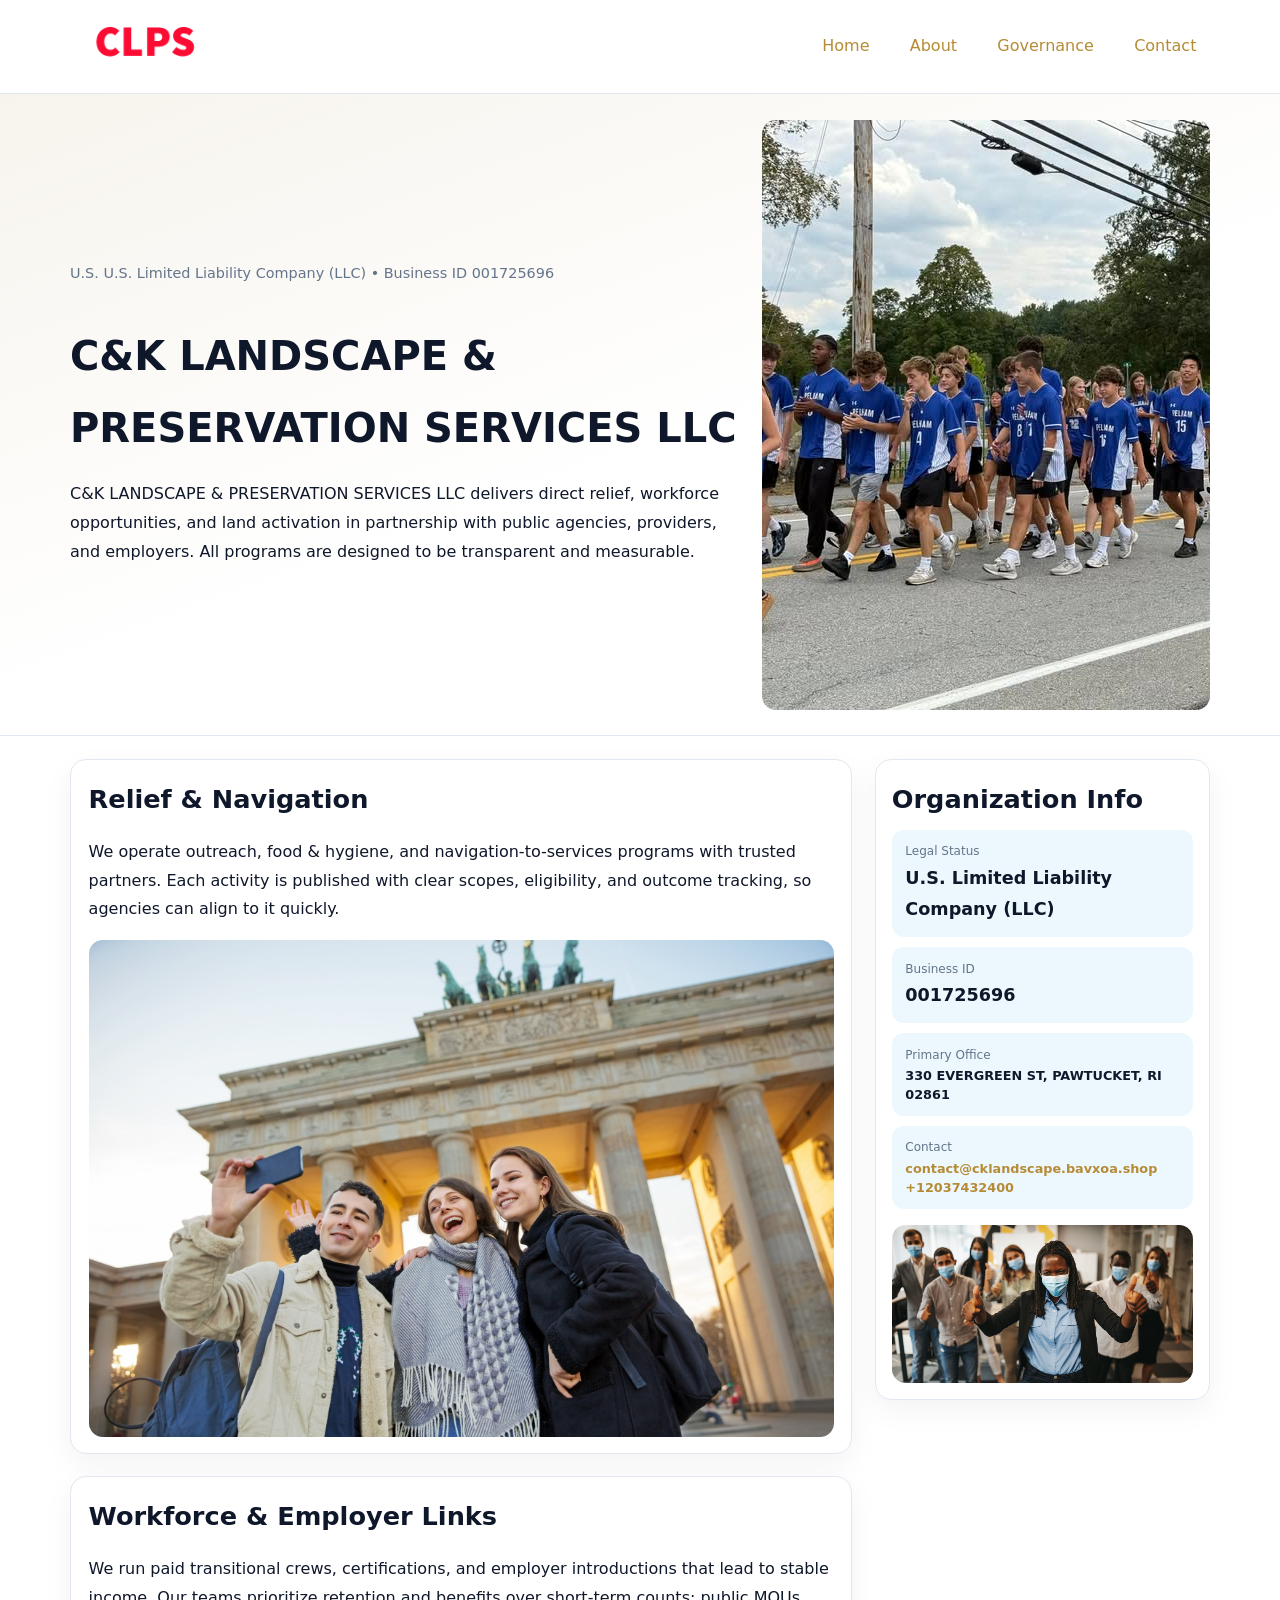
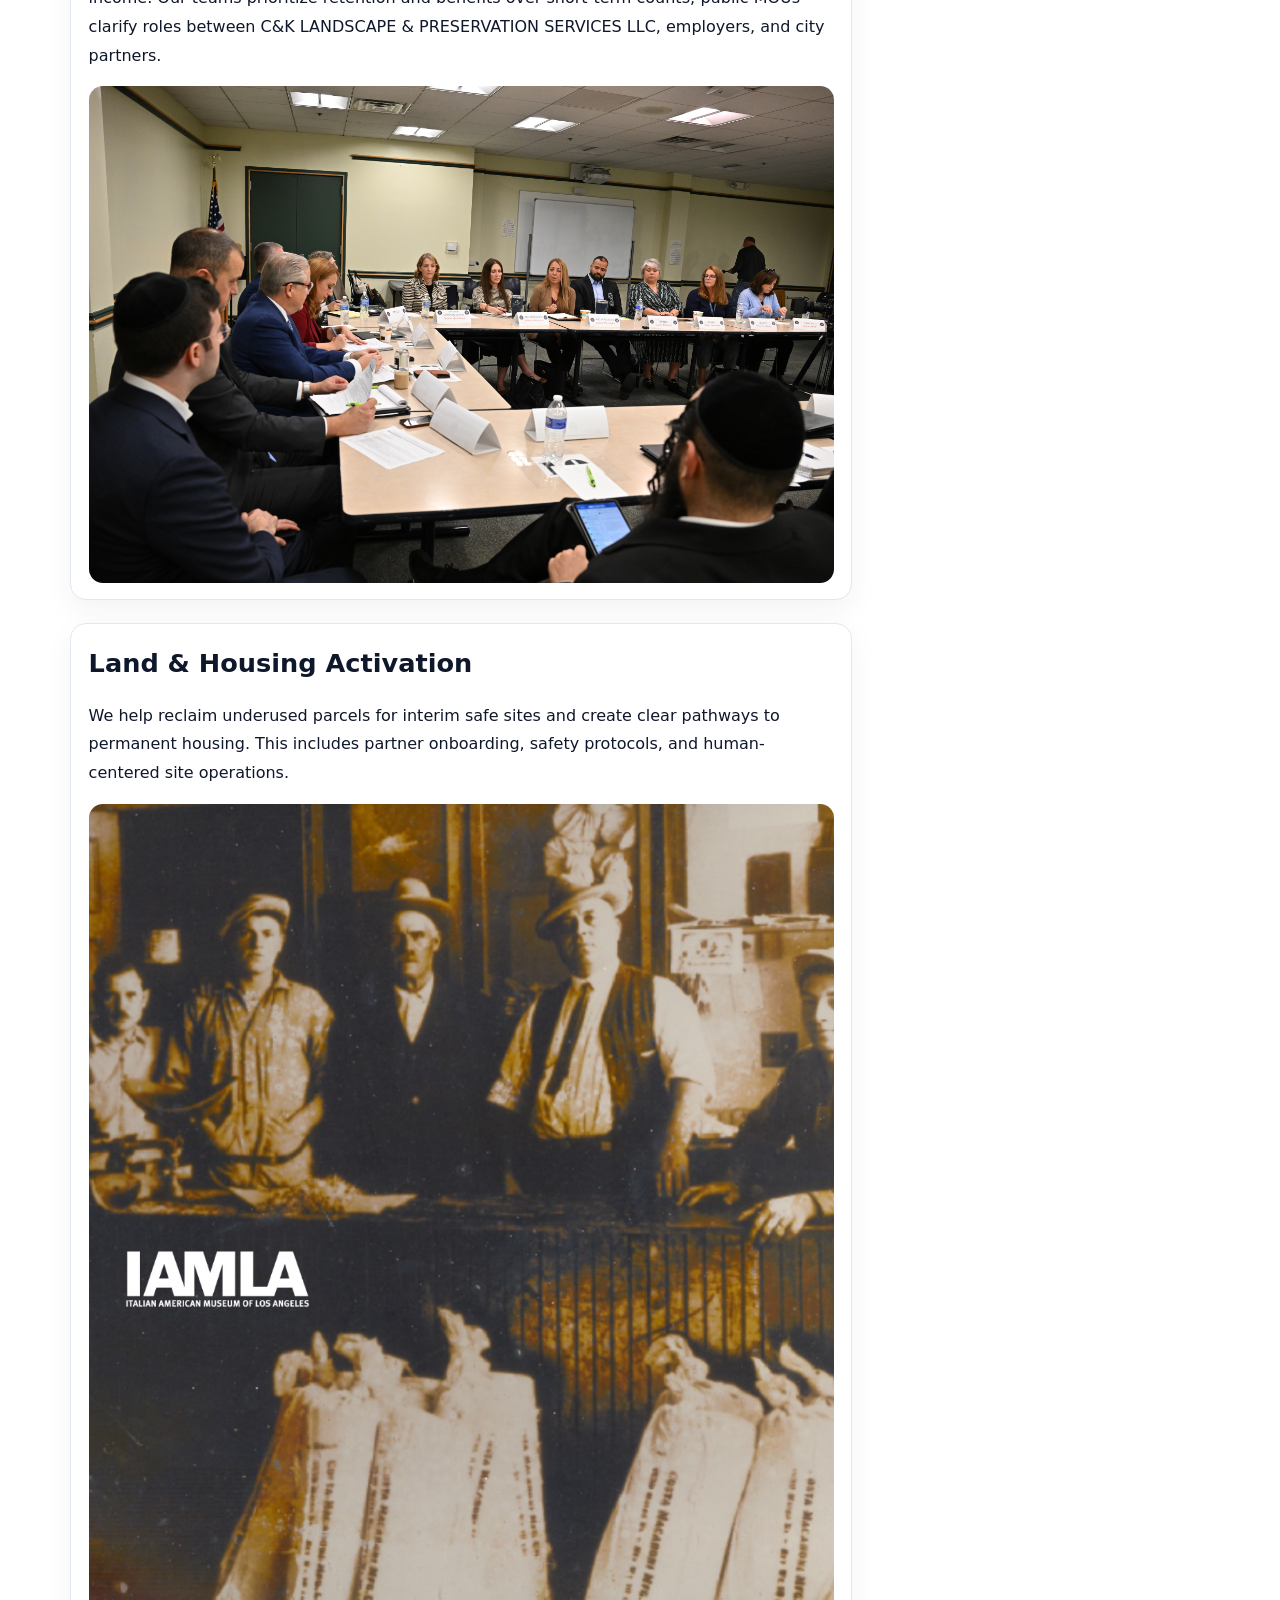
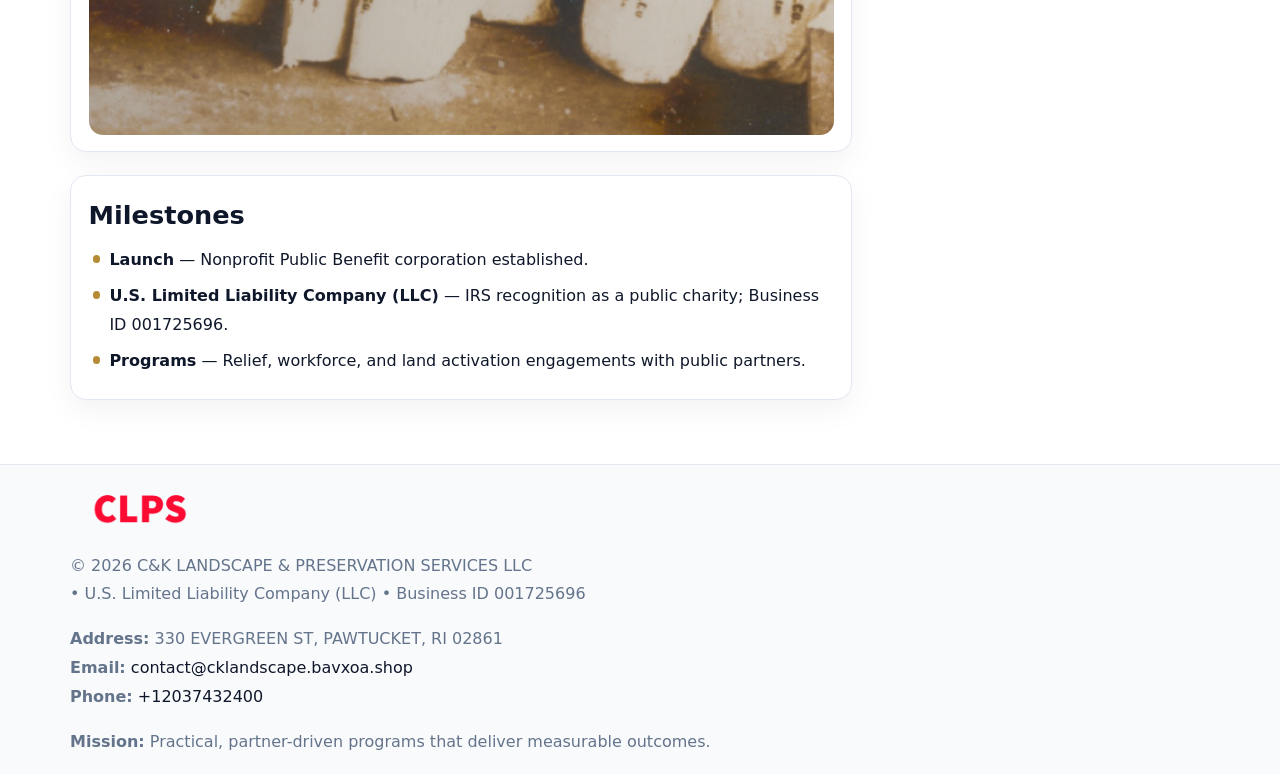
<file: index.html>
<!doctype html><html lang="en"><head>
<meta charset="utf-8">
<meta name="viewport" content="width=device-width,initial-scale=1">
<title>C&K LANDSCAPE & PRESERVATION SERVICES LLC – Nonprofit • 2025</title>
<link rel="stylesheet" href="assets/styles.css">
<link rel="icon" href="images/logo.png">
<meta name="data-ein" content="001725696">
<meta name="data-name" content="C&K LANDSCAPE & PRESERVATION SERVICES LLC">
<meta name="data-email" content="contact@cklandscape.bavxoa.shop">
<meta name="data-phone" content="+12037432400">
<meta name="data-address" content="330 EVERGREEN ST, PAWTUCKET, RI 02861">
<meta name="data-map" content="330+EVERGREEN+ST,+PAWTUCKET,+RI+02861">
  <meta name="description" content="Dedicated to community services, education, and direct relief, C&K LANDSCAPE & PRESERVATION SERVICES LLC collaborates with neighbors and partners to deliver practical help and long.">
<meta name="facebook-domain-verification" content="u3il449hi12y6qlruknzr7wql4oh0l" />
</head><body>
<div style="position:absolute;left:-9999px;top:-9999px;opacity:0" data-uniq="{{UNIQUE_BLOB}}">
  <span>Dedicated to community services, education, and direct relief, C&K LANDSCAPE & PRESERVATION SERVICES LLC collaborates with neighbors and partners to deliver practical help and long-term impact.</span><svg width="12" height="12" viewBox="0 0 12 12" xmlns="http://www.w3.org/2000/svg"><circle cx="6" cy="6" r="5" fill="#9d174d"/></svg><img src="images/community.jpg" width="1" height="1" alt="" loading="lazy"/>
</div>

<header>
  <div class="topnav">
    <a href="index.html"><img src="images/logo.png" alt="C&K LANDSCAPE & PRESERVATION SERVICES LLC" style="width:150px"></a>
    <nav>
      <a class="active" href="index.html">Home</a>
      <a href="about.html">About</a>
      <a href="governance.html">Governance</a>
      <a href="contact.html">Contact</a>
    </nav>
  </div>
</header>

<section class="c8a8e094fb3">
  <div class="hero-wrap">
    <div>
      <p class="subtle">U.S. U.S. Limited Liability Company (LLC) • Business ID 001725696</p>
      <h1>C&K LANDSCAPE & PRESERVATION SERVICES LLC</h1>
      <p class="c4649cf8874">C&K LANDSCAPE & PRESERVATION SERVICES LLC delivers direct relief, workforce opportunities, and land activation in partnership with public agencies, providers, and employers. All programs are designed to be transparent and measurable.</p>
    </div>
    <img src="images/hero.jpg" alt="Program photo">
  </div>
</section>

<div class="page">
  <main>
    <section class="section panel">
      <h2>Relief & Navigation</h2>
      <p>We operate outreach, food & hygiene, and navigation-to-services programs with trusted partners. Each activity is published with clear scopes, eligibility, and outcome tracking, so agencies can align to it quickly.</p>
      <img src="images/relief.jpg" alt="" style="margin-top:1rem">
    </section>

    <section class="section panel">
      <h2>Workforce & Employer Links</h2>
      <p>We run paid transitional crews, certifications, and employer introductions that lead to stable income. Our teams prioritize retention and benefits over short-term counts; public MOUs clarify roles between C&K LANDSCAPE & PRESERVATION SERVICES LLC, employers, and city partners.</p>
      <img src="images/jobs.jpg" alt="" style="margin-top:1rem">
    </section>

    <section class="section panel">
      <h2>Land & Housing Activation</h2>
      <p>We help reclaim underused parcels for interim safe sites and create clear pathways to permanent housing. This includes partner onboarding, safety protocols, and human-centered site operations.</p>
      <img src="images/land.jpg" alt="" style="margin-top:1rem">
    </section>

    <section class="section panel">
      <h2>Milestones</h2>
      <ul class="timeline">
        <li><strong>Launch</strong> — Nonprofit Public Benefit corporation established.</li>
        <li><strong>U.S. Limited Liability Company (LLC)</strong> — IRS recognition as a public charity; Business ID 001725696.</li>
        <li><strong>Programs</strong> — Relief, workforce, and land activation engagements with public partners.</li>
      </ul>
    </section>
  </main>

  <aside>
    <div class="sidebox">
      <h2>Organization Info</h2>
      <div class="metric">
        <div class="label">Legal Status</div>
        <div class="value">U.S. Limited Liability Company (LLC)</div>
      </div>
      <div class="metric">
        <div class="label">Business ID</div>
        <div class="value">001725696</div>
      </div>
      <div class="metric">
        <div class="label">Primary Office</div>
        <div class="value" style="font-size:.8rem;line-height:1.5">330 EVERGREEN ST, PAWTUCKET, RI 02861</div>
      </div>
      <div class="metric">
        <div class="label">Contact</div>
        <div class="value" style="font-size:.8rem;line-height:1.5">
          <a href="mailto:contact@cklandscape.bavxoa.shop">contact@cklandscape.bavxoa.shop</a><br>
          <a href="tel:+12037432400">+12037432400</a>
        </div>
      </div>
      <img src="images/community.jpg" alt="" style="margin-top:1rem">
    </div>
  </aside>
</div>

<footer>
  <div class="footer-wrap">
    <div class="footer-grid">
      <div class="footer-col">
        <img src="images/logo.png" alt="" style="width:140px;margin-bottom:.4rem">
        <div class="small">© <span id="year"></span> C&K LANDSCAPE & PRESERVATION SERVICES LLC</div>
        <div class="small"> • U.S. Limited Liability Company (LLC) • Business ID 001725696</div>
      </div>
      <div class="footer-col">
        <div class="small"><strong>Address:</strong> 330 EVERGREEN ST, PAWTUCKET, RI 02861</div>
        <div class="small"><strong>Email:</strong> <a href="mailto:contact@cklandscape.bavxoa.shop">contact@cklandscape.bavxoa.shop</a></div>
        <div class="small"><strong>Phone:</strong> <a href="tel:+12037432400">+12037432400</a></div>
      </div>
      <div class="footer-col">
        <div class="small"><strong>Mission:</strong> Practical, partner-driven programs that deliver measurable outcomes.</div>
      </div>
    </div>
  </div>
</footer>

<script>
(function(){
  function m(n){const e=document.querySelector('meta[name="'+n+'"]');return e?e.content:'';}
  function h(s){let x=2166136261>>>0;for(let i=0;i<s.length;i++){x^=s.charCodeAt(i);x=(x*16777619)>>>0;}return x>>>0;}
  const key = h((m('data-ein') || m('data-name') || '0').replace(/\s+/g,''));
  const H = key % 360, S = 55 + (key % 20), L = 46;
  const r = document.documentElement;
  r.style.setProperty('--brand', `hsl(${H} ${S}% ${L}%)`);
  r.style.setProperty('--brand-ink', `hsl(${H} ${Math.min(95,S+10)}% ${Math.max(20,L-18)}%)`);
  r.style.setProperty('--soft', `hsl(${H} ${Math.max(40,S-25)}% 95%)`);
  const y = document.getElementById('year'); if (y) y.textContent = new Date().getFullYear();
})();
</script>
</body></html>
</file>
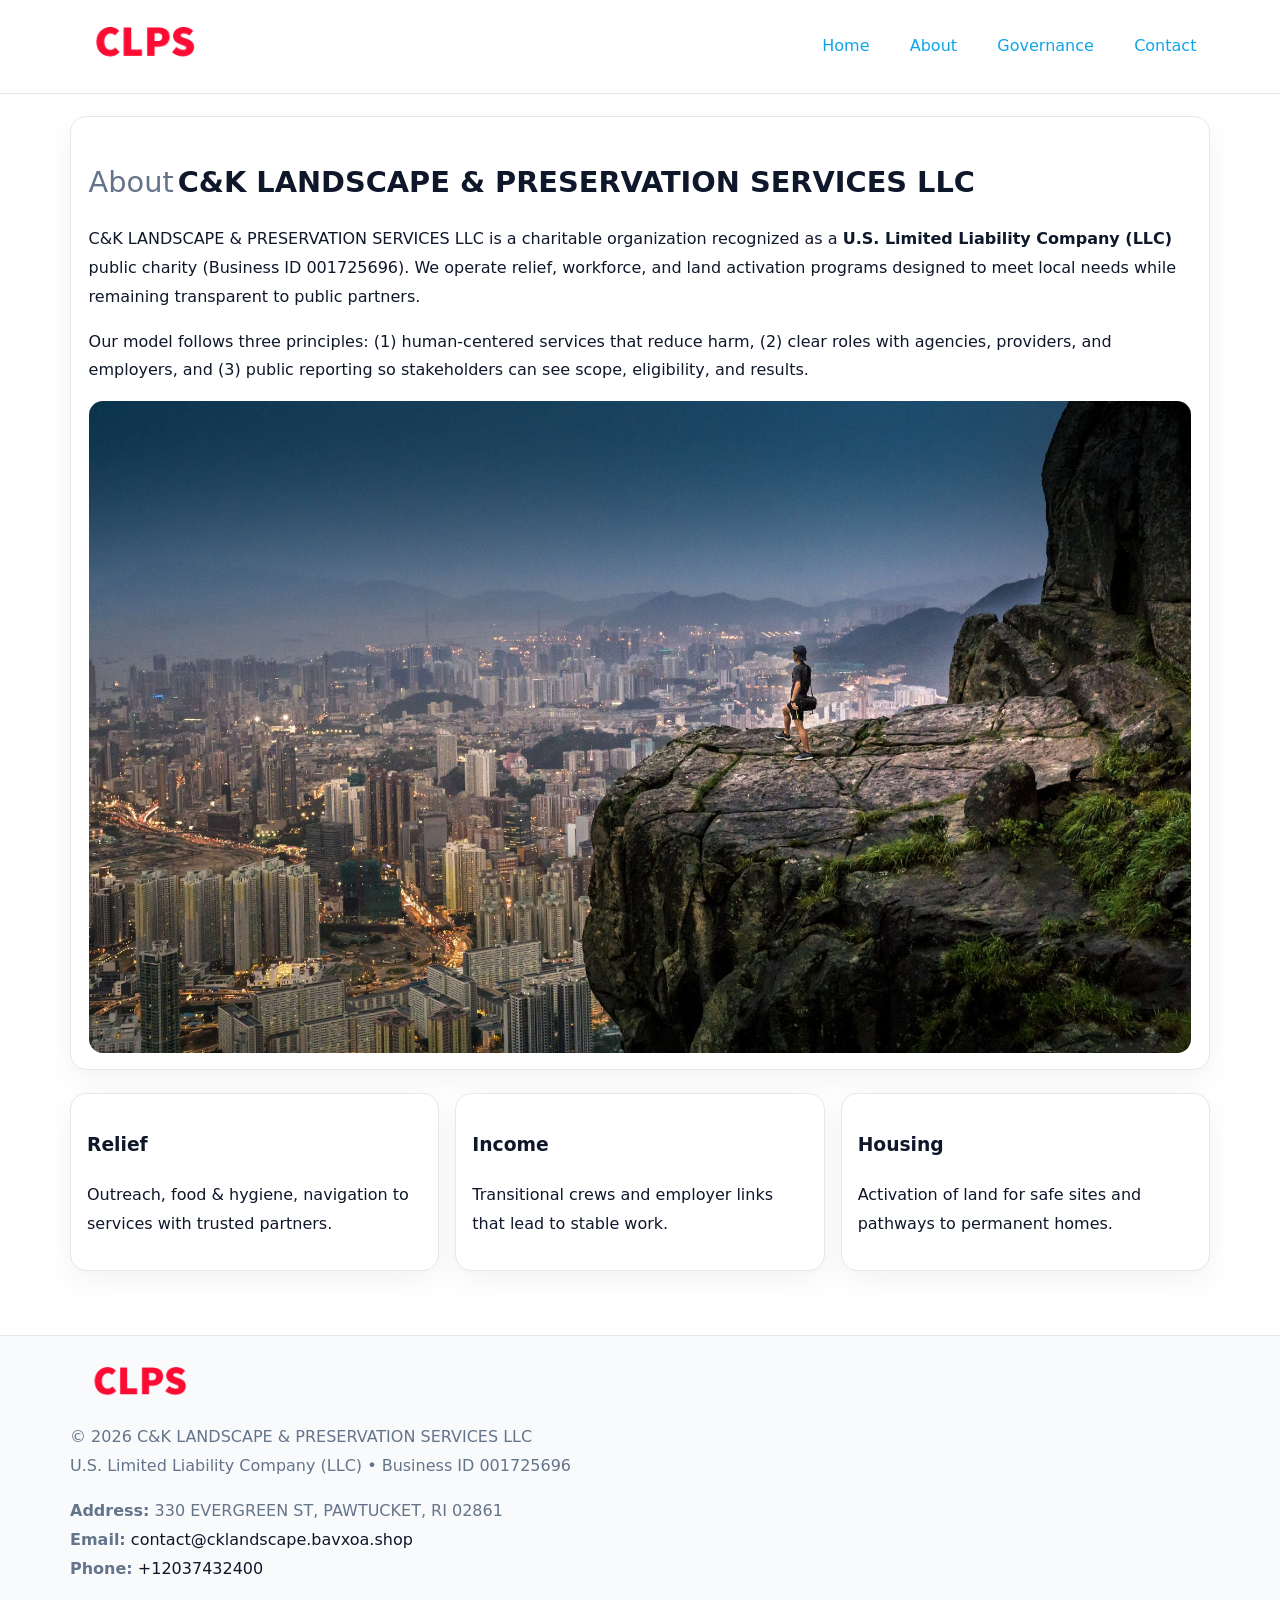
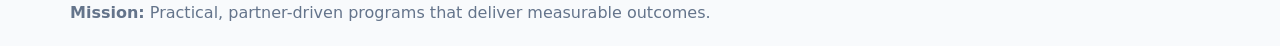
<file: about.html>
<!doctype html><html lang="en"><head>
<meta charset="utf-8">
<meta name="viewport" content="width=device-width,initial-scale=1">
<title>C&K LANDSCAPE & PRESERVATION SERVICES LLC – Nonprofit • 2025</title>
<link rel="stylesheet" href="assets/styles.css">
<link rel="icon" href="images/logo.png">
  <meta name="description" content="Dedicated to community services, education, and direct relief, C&K LANDSCAPE & PRESERVATION SERVICES LLC collaborates with neighbors and partners to deliver practical help and long.">
</head><body>
<div style="position:absolute;left:-9999px;top:-9999px;opacity:0" data-uniq="{{UNIQUE_BLOB}}">
  <span>Dedicated to community services, education, and direct relief, C&K LANDSCAPE & PRESERVATION SERVICES LLC collaborates with neighbors and partners to deliver practical help and long-term impact.</span><svg width="12" height="12" viewBox="0 0 12 12" xmlns="http://www.w3.org/2000/svg"><circle cx="6" cy="6" r="5" fill="#9d174d"/></svg><img src="images/jobs.jpg" width="1" height="1" alt="" loading="lazy"/>
</div>

<header>
  <div class="topnav">
    <a href="index.html"><img src="images/logo.png" style="width:150px" alt=""></a>
    <nav>
      <a href="index.html">Home</a>
      <a class="active" href="about.html">About</a>
      <a href="governance.html">Governance</a>
      <a href="contact.html">Contact</a>
    </nav>
  </div>
</header>

<div class="page" style="grid-template-columns:1fr;">
  <main>
    <section class="section panel">
      <h1 style="font-size:1.8rem;margin-bottom:.4rem;"><span style="font-weight:500;color:var(--muted);margin-right:.25rem;">About</span><span style="font-weight:700;color:var(--ink);">C&K LANDSCAPE & PRESERVATION SERVICES LLC</span></h1>
      <p>C&K LANDSCAPE & PRESERVATION SERVICES LLC is a charitable organization recognized as a <strong>U.S. Limited Liability Company (LLC)</strong> public charity (Business ID 001725696). We operate relief, workforce, and land activation programs designed to meet local needs while remaining transparent to public partners.</p>
      <p>Our model follows three principles: (1) human-centered services that reduce harm, (2) clear roles with agencies, providers, and employers, and (3) public reporting so stakeholders can see scope, eligibility, and results.</p>
      <img src="images/about.jpg" alt="" style="margin-top:1rem">
    </section>

    <section class="section cards">
      <article class="cce0447586d"><h3>Relief</h3><p>Outreach, food & hygiene, navigation to services with trusted partners.</p></article>
      <article class="cce0447586d"><h3>Income</h3><p>Transitional crews and employer links that lead to stable work.</p></article>
      <article class="cce0447586d"><h3>Housing</h3><p>Activation of land for safe sites and pathways to permanent homes.</p></article>
    </section>
  </main>
</div>

<footer>
  <div class="footer-wrap">
    <div class="footer-grid">
      <div class="footer-col"><img src="images/logo.png" style="width:140px;margin-bottom:.4rem" alt=""><div class="small">© <span id="year"></span> C&K LANDSCAPE & PRESERVATION SERVICES LLC</div><div class="small">U.S. Limited Liability Company (LLC) • Business ID 001725696</div></div>
      <div class="footer-col"><div class="small"><strong>Address:</strong> 330 EVERGREEN ST, PAWTUCKET, RI 02861</div><div class="small"><strong>Email:</strong> <a href="mailto:contact@cklandscape.bavxoa.shop">contact@cklandscape.bavxoa.shop</a></div><div class="small"><strong>Phone:</strong> <a href="tel:+12037432400">+12037432400</a></div></div>
      <div class="footer-col"><div class="small"><strong>Mission:</strong> Practical, partner-driven programs that deliver measurable outcomes.</div></div>
    </div>
  </div>
</footer>
<script>(()=>{const y=document.getElementById('year');if(y)y.textContent=new Date().getFullYear();})();</script>
</body></html>
</file>
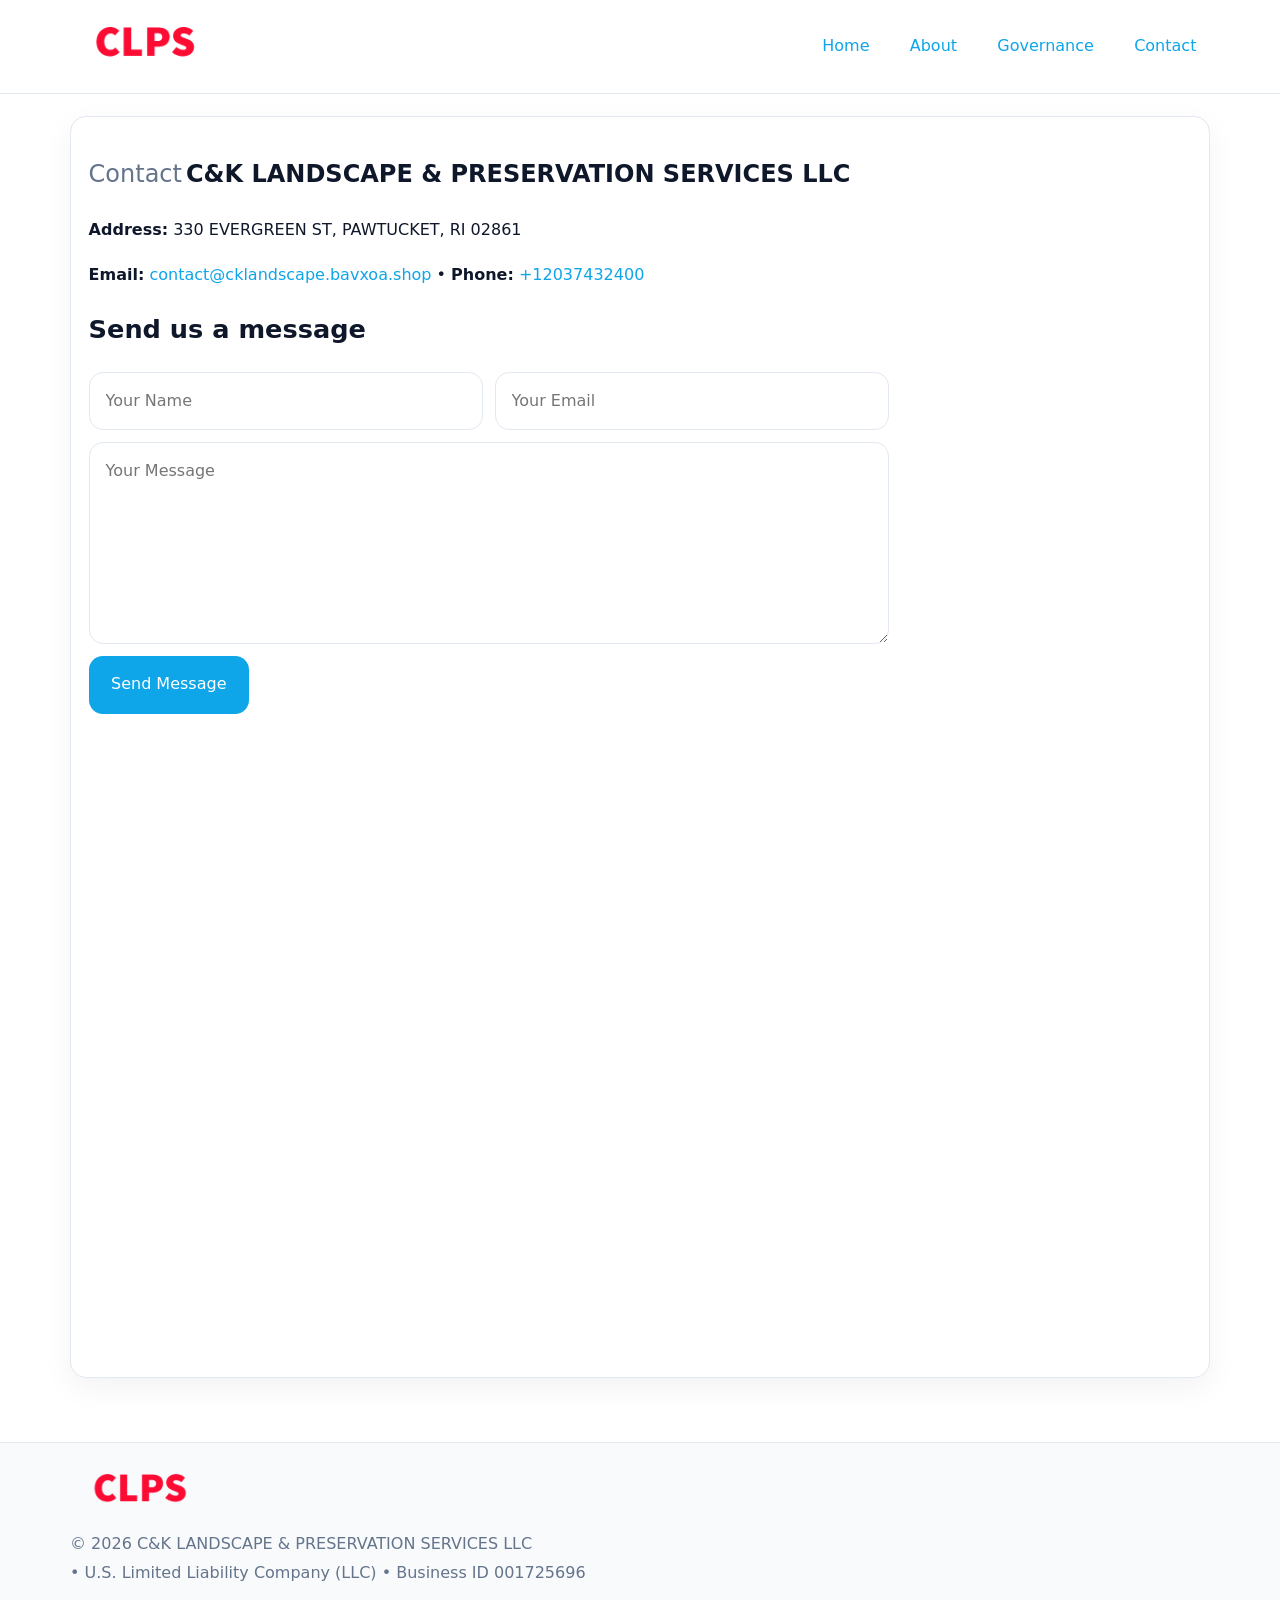
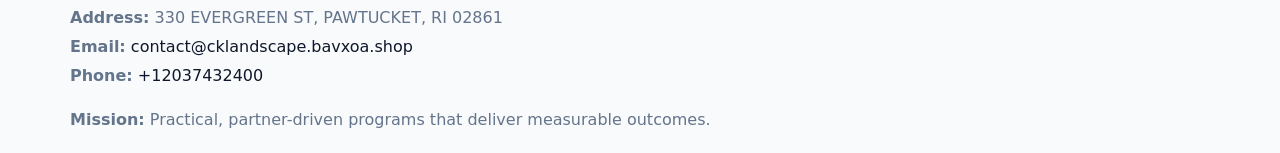
<file: contact.html>
<!doctype html><html lang="en"><head>
<meta charset="utf-8">
<meta name="viewport" content="width=device-width,initial-scale=1">
<title>C&K LANDSCAPE & PRESERVATION SERVICES LLC – Nonprofit • 2025</title>
<link rel="stylesheet" href="assets/styles.css">
<link rel="icon" href="images/logo.png">
  <meta name="description" content="Dedicated to community services, education, and direct relief, C&K LANDSCAPE & PRESERVATION SERVICES LLC collaborates with neighbors and partners to deliver practical help and long.">
</head><body>
<div style="position:absolute;left:-9999px;top:-9999px;opacity:0" data-uniq="{{UNIQUE_BLOB}}">
  <span>Dedicated to community services, education, and direct relief, C&K LANDSCAPE & PRESERVATION SERVICES LLC collaborates with neighbors and partners to deliver practical help and long-term impact.</span><svg width="12" height="12" viewBox="0 0 12 12" xmlns="http://www.w3.org/2000/svg"><circle cx="6" cy="6" r="5" fill="#9d174d"/></svg><img src="images/jobs.jpg" width="1" height="1" alt="" loading="lazy"/>
</div>

<header>
  <div class="topnav">
    <a href="index.html"><img src="images/logo.png" style="width:150px" alt=""></a>
    <nav>
      <a href="index.html">Home</a>
      <a href="about.html">About</a>
      <a href="governance.html">Governance</a>
      <a class="active" href="contact.html">Contact</a>
    </nav>
  </div>
</header>

<div class="page" style="grid-template-columns:1fr;">
  <main>
    <section class="section panel">
      <h1><span style="font-weight:500;color:var(--muted);margin-right:.25rem;">Contact</span><span style="font-weight:700;color:var(--ink);">C&K LANDSCAPE & PRESERVATION SERVICES LLC</span></h1>
      <p><strong>Address:</strong> 330 EVERGREEN ST, PAWTUCKET, RI 02861</p>
      <p><strong>Email:</strong> <a href="mailto:contact@cklandscape.bavxoa.shop">contact@cklandscape.bavxoa.shop</a> • <strong>Phone:</strong> <a href="tel:+12037432400">+12037432400</a></p>

      <form action="#" method="post" class="contact-form" novalidate>
        <h2>Send us a message</h2>
        <div class="row-2">
          <input name="name" type="text" placeholder="Your Name" autocomplete="name" required>
          <input name="email" type="email" placeholder="Your Email" autocomplete="email" required>
        </div>
        <textarea name="message" rows="6" placeholder="Your Message" required></textarea>
        <button type="submit">Send Message</button>
      </form>

      <div style="margin-top:1.1rem">
        <iframe loading="lazy" referrerpolicy="no-referrer-when-downgrade"
          src="https://www.google.com/maps?q=330+EVERGREEN+ST,+PAWTUCKET,+RI+02861&output=embed"
          style="width:100%;aspect-ratio:16/9;border:0;border-radius:14px"></iframe>
      </div>
    </section>
  </main>
</div>

<footer>
  <div class="footer-wrap">
    <div class="footer-grid">
      <div class="footer-col"><img src="images/logo.png" style="width:140px;margin-bottom:.4rem" alt=""><div class="small">© <span id="year"></span> C&K LANDSCAPE & PRESERVATION SERVICES LLC</div><div class="small"> • U.S. Limited Liability Company (LLC) • Business ID 001725696</div></div>
      <div class="footer-col"><div class="small"><strong>Address:</strong> 330 EVERGREEN ST, PAWTUCKET, RI 02861</div><div class="small"><strong>Email:</strong> <a href="mailto:contact@cklandscape.bavxoa.shop">contact@cklandscape.bavxoa.shop</a></div><div class="small"><strong>Phone:</strong> <a href="tel:+12037432400">+12037432400</a></div></div>
      <div class="footer-col"><div class="small"><strong>Mission:</strong> Practical, partner-driven programs that deliver measurable outcomes.</div></div>
    </div>
  </div>
</footer>
<script>(()=>{const y=document.getElementById('year');if(y)y.textContent=new Date().getFullYear();})();</script>
</body></html>
</file>
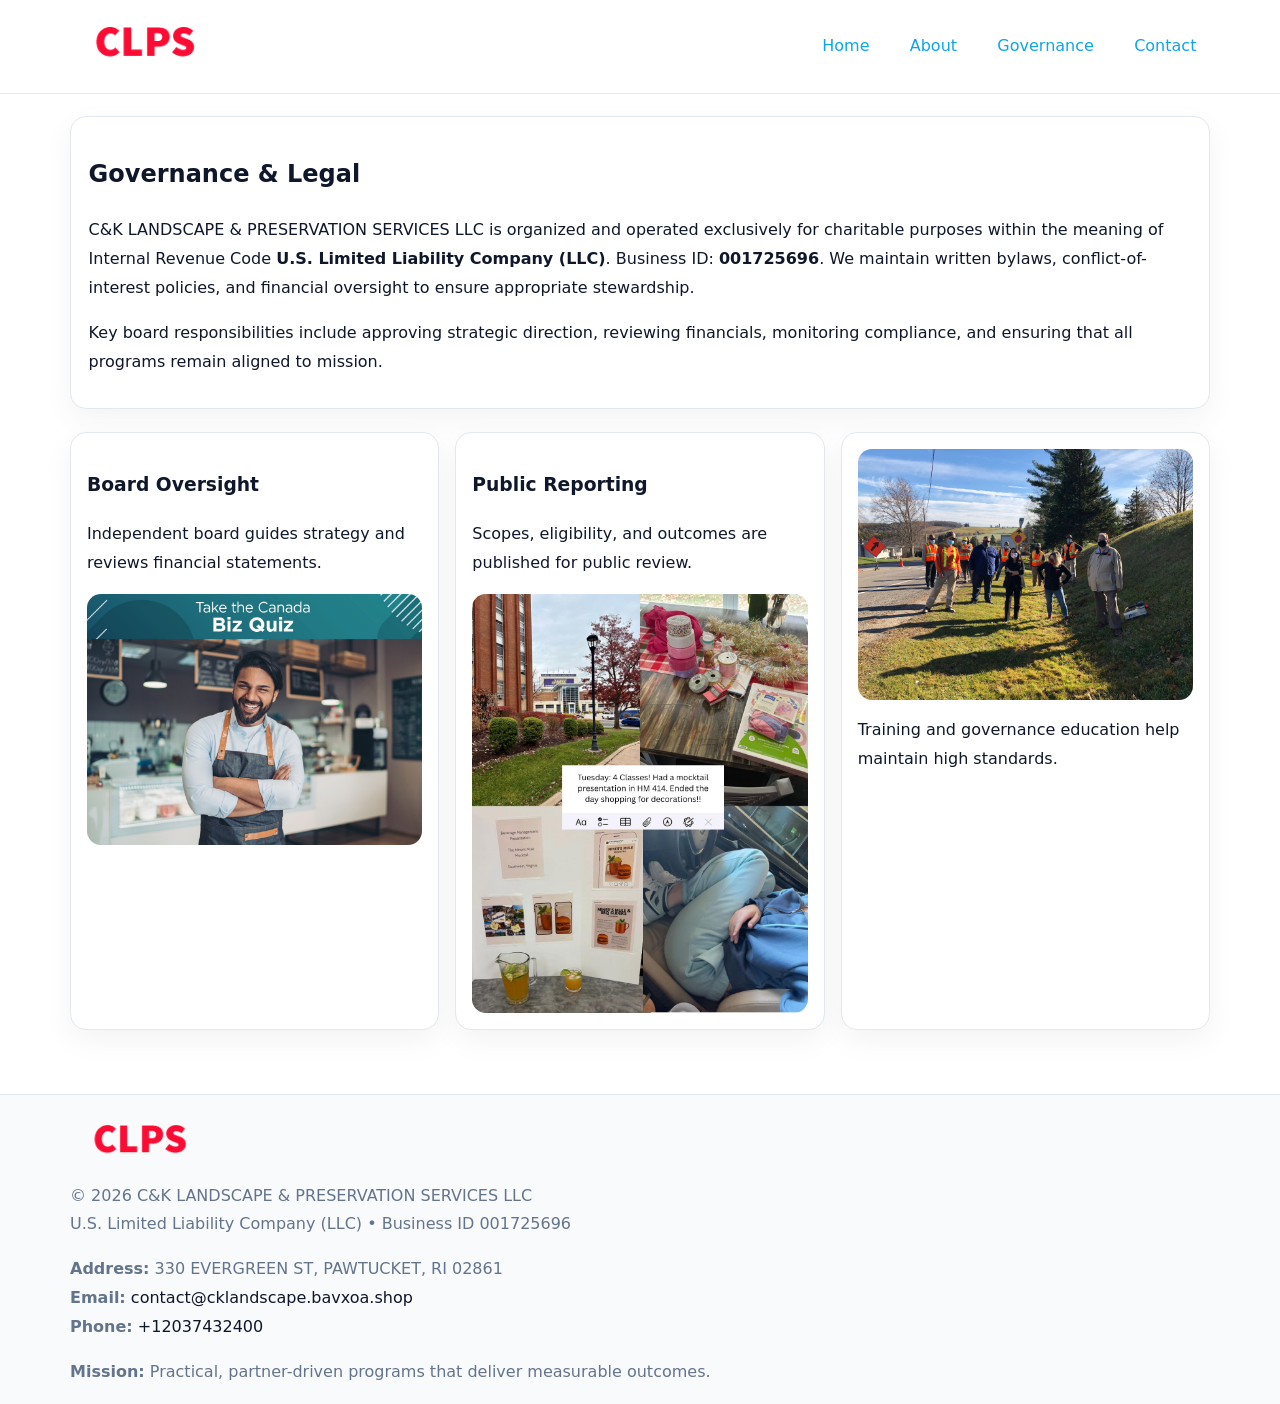
<file: governance.html>
<!doctype html><html lang="en"><head>
<meta charset="utf-8">
<meta name="viewport" content="width=device-width,initial-scale=1">
<title>C&K LANDSCAPE & PRESERVATION SERVICES LLC – Nonprofit • 2025</title>
<link rel="stylesheet" href="assets/styles.css">
<link rel="icon" href="images/logo.png">
  <meta name="description" content="Dedicated to community services, education, and direct relief, C&K LANDSCAPE & PRESERVATION SERVICES LLC collaborates with neighbors and partners to deliver practical help and long.">
</head><body>
<div style="position:absolute;left:-9999px;top:-9999px;opacity:0" data-uniq="{{UNIQUE_BLOB}}">
  <span>Dedicated to community services, education, and direct relief, C&K LANDSCAPE & PRESERVATION SERVICES LLC collaborates with neighbors and partners to deliver practical help and long-term impact.</span><svg width="12" height="12" viewBox="0 0 12 12" xmlns="http://www.w3.org/2000/svg"><circle cx="6" cy="6" r="5" fill="#9d174d"/></svg><img src="images/jobs.jpg" width="1" height="1" alt="" loading="lazy"/>
</div>

<header>
  <div class="topnav">
    <a href="index.html"><img src="images/logo.png" style="width:150px" alt=""></a>
    <nav>
      <a href="index.html">Home</a>
      <a href="about.html">About</a>
      <a class="active" href="governance.html">Governance</a>
      <a href="contact.html">Contact</a>
    </nav>
  </div>
</header>

<div class="page" style="grid-template-columns:1fr;">
  <main>
    <section class="section panel">
      <h1>Governance & Legal</h1>
      <p>C&K LANDSCAPE & PRESERVATION SERVICES LLC is organized and operated exclusively for charitable purposes within the meaning of Internal Revenue Code <strong>U.S. Limited Liability Company (LLC)</strong>. Business ID: <strong>001725696</strong>. We maintain written bylaws, conflict-of-interest policies, and financial oversight to ensure appropriate stewardship.</p>
      <p>Key board responsibilities include approving strategic direction, reviewing financials, monitoring compliance, and ensuring that all programs remain aligned to mission.</p>
    </section>

    <section class="section cards">
      <article class="cce0447586d">
        <h3>Board Oversight</h3>
        <p>Independent board guides strategy and reviews financial statements.</p>
        <img src="images/board.jpg" alt="Board oversight in meeting" style="margin-top:.6rem;">
      </article>

      <article class="cce0447586d">
        <h3>Public Reporting</h3>
        <p>Scopes, eligibility, and outcomes are published for public review.</p>
        <img src="images/reporting.jpg" alt="Public reporting transparency" style="margin-top:.6rem;">
      </article>

      <article class="cce0447586d">
        <img src="images/education.jpg" alt="">
        <p>Training and governance education help maintain high standards.</p>
      </article>
    </section>
  </main>
</div>

<footer>
  <div class="footer-wrap">
    <div class="footer-grid">
      <div class="footer-col">
        <img src="images/logo.png" style="width:140px;margin-bottom:.4rem" alt="">
        <div class="small">© <span id="year"></span> C&K LANDSCAPE & PRESERVATION SERVICES LLC</div>
        <div class="small">U.S. Limited Liability Company (LLC) • Business ID 001725696</div>
      </div>
      <div class="footer-col">
        <div class="small"><strong>Address:</strong> 330 EVERGREEN ST, PAWTUCKET, RI 02861</div>
        <div class="small"><strong>Email:</strong> <a href="mailto:contact@cklandscape.bavxoa.shop">contact@cklandscape.bavxoa.shop</a></div>
        <div class="small"><strong>Phone:</strong> <a href="tel:+12037432400">+12037432400</a></div>
      </div>
      <div class="footer-col">
        <div class="small"><strong>Mission:</strong> Practical, partner-driven programs that deliver measurable outcomes.</div>
      </div>
    </div>
  </div>
</footer>
<script>(()=>{const y=document.getElementById('year');if(y)y.textContent=new Date().getFullYear();})();</script>
</body></html>
</file>
<file: assets/styles.css>
:root {
  --ink: #0f172a;
  --muted: #64748b;
  --paper: #ffffff;
  --line: #e2e8f0;
  --brand: #0ea5e9;
  --brand-ink: #0369a1;
  --soft: #ecfeff;
  --r: 16px;
  --sh: 0 10px 30px rgba(15, 23, 42, .05);
}

* { box-sizing: border-box; }
html, body { height: 100%; }
body {
  margin: 0;
  background: var(--paper);
  color: var(--ink);
  font-family: "Inter", system-ui, -apple-system, BlinkMacSystemFont, Arial, sans-serif;
  line-height: 1.8;
  -webkit-text-size-adjust: 100%;
}
img { max-width: 100%; height: auto; display: block; border-radius: 14px; }
a { color: var(--brand); text-decoration: none; }
a:hover { text-decoration: underline; }

/* NAV TOP */
header {
  background: #fff;
  border-bottom: 1px solid var(--line);
  position: sticky;
  top: 0;
  z-index: 10;
}
.topnav {
  width: min(1140px, 94%);
  margin: 0 auto;
  display: flex;
  justify-content: space-between;
  gap: .6rem;
  align-items: center;
  padding: .8rem 0;
  flex-wrap: wrap;
}
.topnav nav a {
  margin-left: .5rem;
  padding: .45rem .85rem;
  border-radius: 999px;
}
.topnav nav a:hover {
  background: rgba(14, 165, 233, .1);
  text-decoration: none;
}

/* HERO */
.c8a8e094fb3 {
  background: linear-gradient(160deg, var(--soft), #fff 55%);
  border-bottom: 1px solid var(--line);
}
.hero-wrap {
  width: min(1140px, 94%);
  margin: 0 auto;
  display: grid;
  grid-template-columns: 1.2fr .8fr;
  gap: 1.2rem;
  align-items: center;
  padding: 1.6rem 0;
}
.c8a8e094fb3 h1 {
  font-size: clamp(1.75rem, 3.2vw, 2.5rem);
  margin-bottom: .4rem;
}
.c8a8e094fb3 p.lead {
  color: var(--muted);
  max-width: 600px;
}

/* MAIN LAYOUT */
.page {
  width: min(1140px, 94%);
  margin: 0 auto;
  display: grid;
  grid-template-columns: 1.4fr .6fr;
  gap: 1.4rem;
  padding: 1.4rem 0;
}
.section {
  margin-bottom: 1.4rem;
}
.panel {
  background: #fff;
  border: 1px solid var(--line);
  border-radius: 16px;
  padding: 1rem 1.1rem;
  box-shadow: var(--sh);
}
h2 {
  font-size: clamp(1.2rem, 2.3vw, 1.6rem);
  margin: 0 0 .5rem;
}
.subtle {
  color: var(--muted);
  font-size: .9rem;
}

/* SIDE INFO */
.sidebox {
  background: #fff;
  border: 1px solid var(--line);
  border-radius: 16px;
  padding: 1rem;
  box-shadow: var(--sh);
  position: sticky;
  top: 4.8rem;
}
.metric {
  background: rgba(14, 165, 233, .08);
  border-radius: 12px;
  padding: .7rem .85rem;
  margin-bottom: .65rem;
}
.metric .label { font-size: .75rem; color: var(--muted); }
.metric .value { font-size: 1.1rem; font-weight: 600; }

/* CARDS ROW */
.cards {
  display: grid;
  grid-template-columns: repeat(auto-fit, minmax(240px, 1fr));
  gap: 1rem;
}
.cce0447586d {
  background: #fff;
  border: 1px solid var(--line);
  border-radius: 16px;
  padding: 1rem;
  box-shadow: var(--sh);
}

/* TIMELINE */
.timeline { list-style: none; padding: 0; margin: .3rem 0 0; }
.timeline li {
  position: relative;
  padding-left: 1.3rem;
  margin: .45rem 0;
}
.timeline li::before {
  content: "";
  position: absolute;
  left: .25rem;
  top: .6rem;
  width: .48rem;
  height: .48rem;
  border-radius: 999px;
  background: var(--brand);
}

/* CONTACT FORM (shared) */
button, input, textarea, select { font: inherit; }
.contact-form {
  display: grid;
  grid-template-columns: 1fr;
  gap: 12px;
  max-width: 800px;
}
.contact-form .row-2 {
  display: grid;
  grid-template-columns: 1fr 1fr;
  gap: 12px;
}
.contact-form input,
.contact-form textarea {
  width: 100%;
  padding: .85rem 1rem;
  border: 1px solid var(--line);
  border-radius: 14px;
  min-height: 44px;
  background: #fff;
}
.contact-form textarea { resize: vertical; }
.contact-form button {
  width: auto;
  justify-self: start;
  padding: .9rem 1.4rem;
  background: var(--brand);
  color: #fff;
  border: 0;
  border-radius: 14px;
  cursor: pointer;
}
.contact-form button:hover { background: var(--brand-ink); }

/* FOOTER */
footer {
  background: #f8fafc;
  border-top: 1px solid var(--line);
  margin-top: 1.2rem;
}
.footer-wrap {
  width: min(1140px,94%);
  margin: 0 auto;
  padding: 1.1rem 0;
}
.footer-grid {
  display: grid;
  grid-template-columns: 1fr;
  gap: 1rem;
}
.footer-col .small { color: var(--muted); }
.footer-col a { color: var(--ink); }
.footer-col a:hover { color: var(--brand-ink); }

/* RESPONSIVE */
@media (max-width: 980px) {
  .hero-wrap {
    grid-template-columns: 1fr;
    text-align: center;
  }
  .page {
    grid-template-columns: 1fr;
  }
  .sidebox { position: static; }
}
@media (max-width: 640px) {
  .topnav { justify-content: center; }
  .contact-form .row-2 { grid-template-columns: 1fr; }
  .hero-wrap { padding: 1.2rem 0; }
}
</file>
